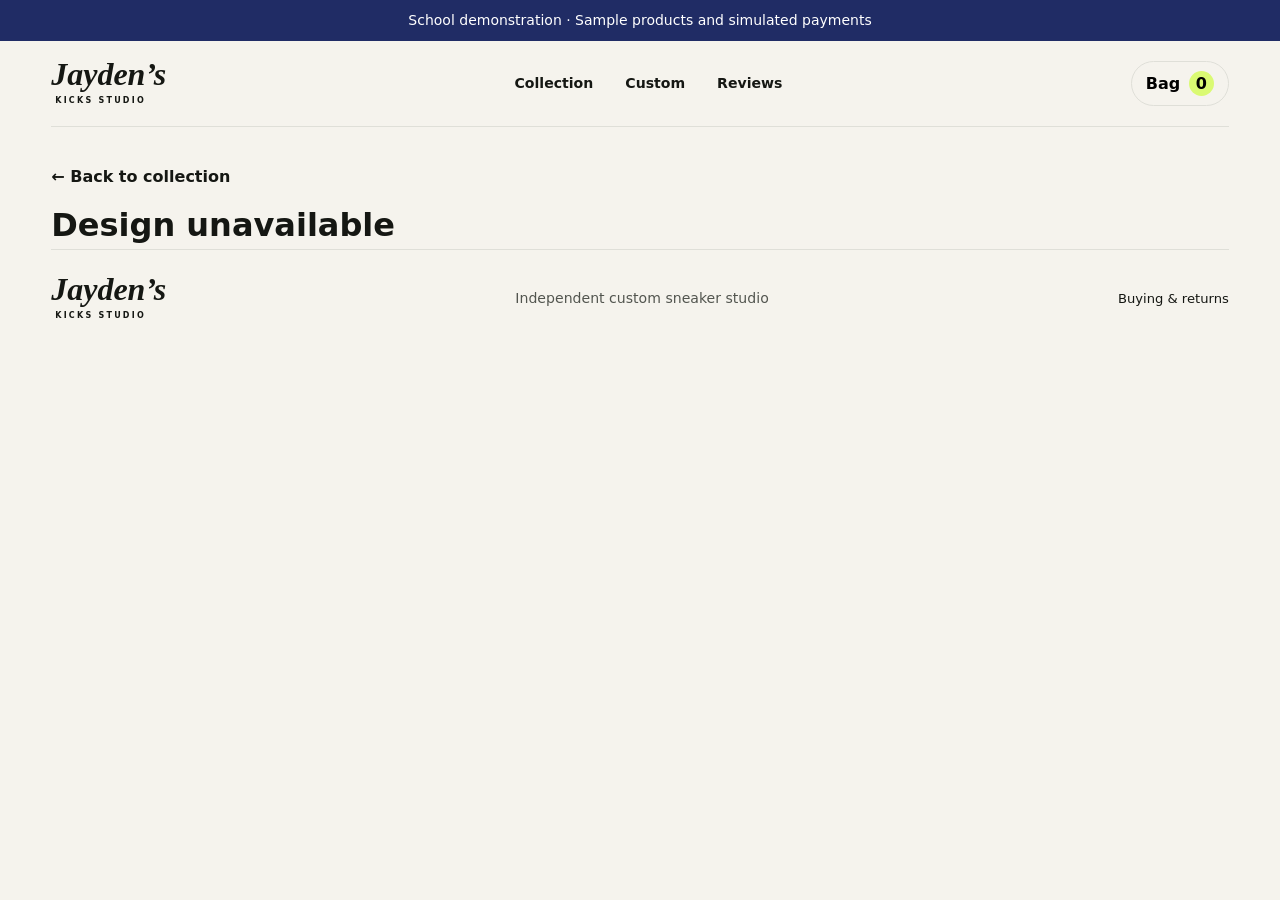
<file: product.html>
<!doctype html>
<html lang="en">
<head>
<meta charset="utf-8">
<meta name="viewport" content="width=device-width, initial-scale=1">
<meta name="theme-color" content="#f8f7f3">
<meta name="description" content="Explore Jayden’s custom sneaker designs, choose your size, and build an order request.">
<title>Jayden’s Kicks — Wear Something Different</title>
<link rel="stylesheet" href="style.css">
<script src="demo-api.js" defer></script><script src="script.js" defer></script><script src="upgrade.js" defer></script>
</head>
<body id="top"><p class="demo-banner">School demonstration · Sample products and simulated payments</p>
<header class="shell"><a class="logo" href="#top">Jayden’s<span>KICKS STUDIO</span></a><nav aria-label="Main"><a href="#collection">Collection</a><a href="#process">How it works</a></nav><button class="bag" data-bag>Bag <span id="count">0</span></button></header>
<main class="shell"></main>
<footer class="shell"><a class="logo" href="#top">Jayden’s<span>KICKS STUDIO</span></a><p>Independent custom sneaker studio</p><a href="terms.html">Buying &amp; returns</a></footer>
<dialog id="custom" aria-labelledby="design-title"><div class="dialog-head"><p class="tag">CUSTOMIZE YOUR PAIR</p><button type="button" data-close aria-label="Close">×</button></div><h2 id="design-title"></h2><p id="design-info"></p><form id="custom-form"><label>Size (US men’s)<select name="size" required><option value="">Choose your size</option></select></label><label>Color<select name="color"></select></label><label>Customization notes <small>(optional)</small><textarea name="notes" maxlength="300" rows="3" placeholder="Tell Jayden what you have in mind"></textarea></label><button class="button">Add to bag <span id="design-price"></span></button></form></dialog>
<dialog id="checkout" aria-labelledby="bag-title"><div class="dialog-head"><p class="tag">ORDER REQUEST</p><button type="button" data-close aria-label="Close">×</button></div><h2 id="bag-title">Your bag<span>.</span></h2><div id="items"></div><form id="order-form"><div class="subtotal"><b>Estimated subtotal</b><strong id="total"></strong></div><p class="fine">Final pricing, shipping, and availability are subject to confirmation.</p><fieldset><legend>Demo shipping details</legend><p class="fine">Use fictional details for this school demonstration.</p>
<label>Name<input name="name" required maxlength="150" placeholder="Alex Example"></label>
<label>Email<input name="email" type="email" required maxlength="150" placeholder="alex@example.com"></label>
<label>Street address<input name="address" required maxlength="150" placeholder="123 Example Street"></label>
<div class="fields"><label>City<input name="city" required maxlength="150"></label><label>Postal code<input name="postal" required maxlength="150"></label></div>
<label>Country<input name="country" required maxlength="150"></label></fieldset>
<fieldset><legend>Demo payment</legend><p>Sample card •••• 4242</p><p class="fine">Simulated card payment. No real card details needed.</p></fieldset>
<p class="notice">School demonstration. Orders are saved for testing and no payment is charged. Shipping and tax are not calculated.</p>
<p class="fine">Read our <a href="terms.html" target="_blank" rel="noopener">purchase and returns information (opens a new tab)</a> before continuing.</p><button class="button" type="submit">Place demo order</button><p id="order-status" role="status"></p></form></dialog>
<p class="toast" id="toast" role="status" hidden></p>
</body>
</html>
</file>
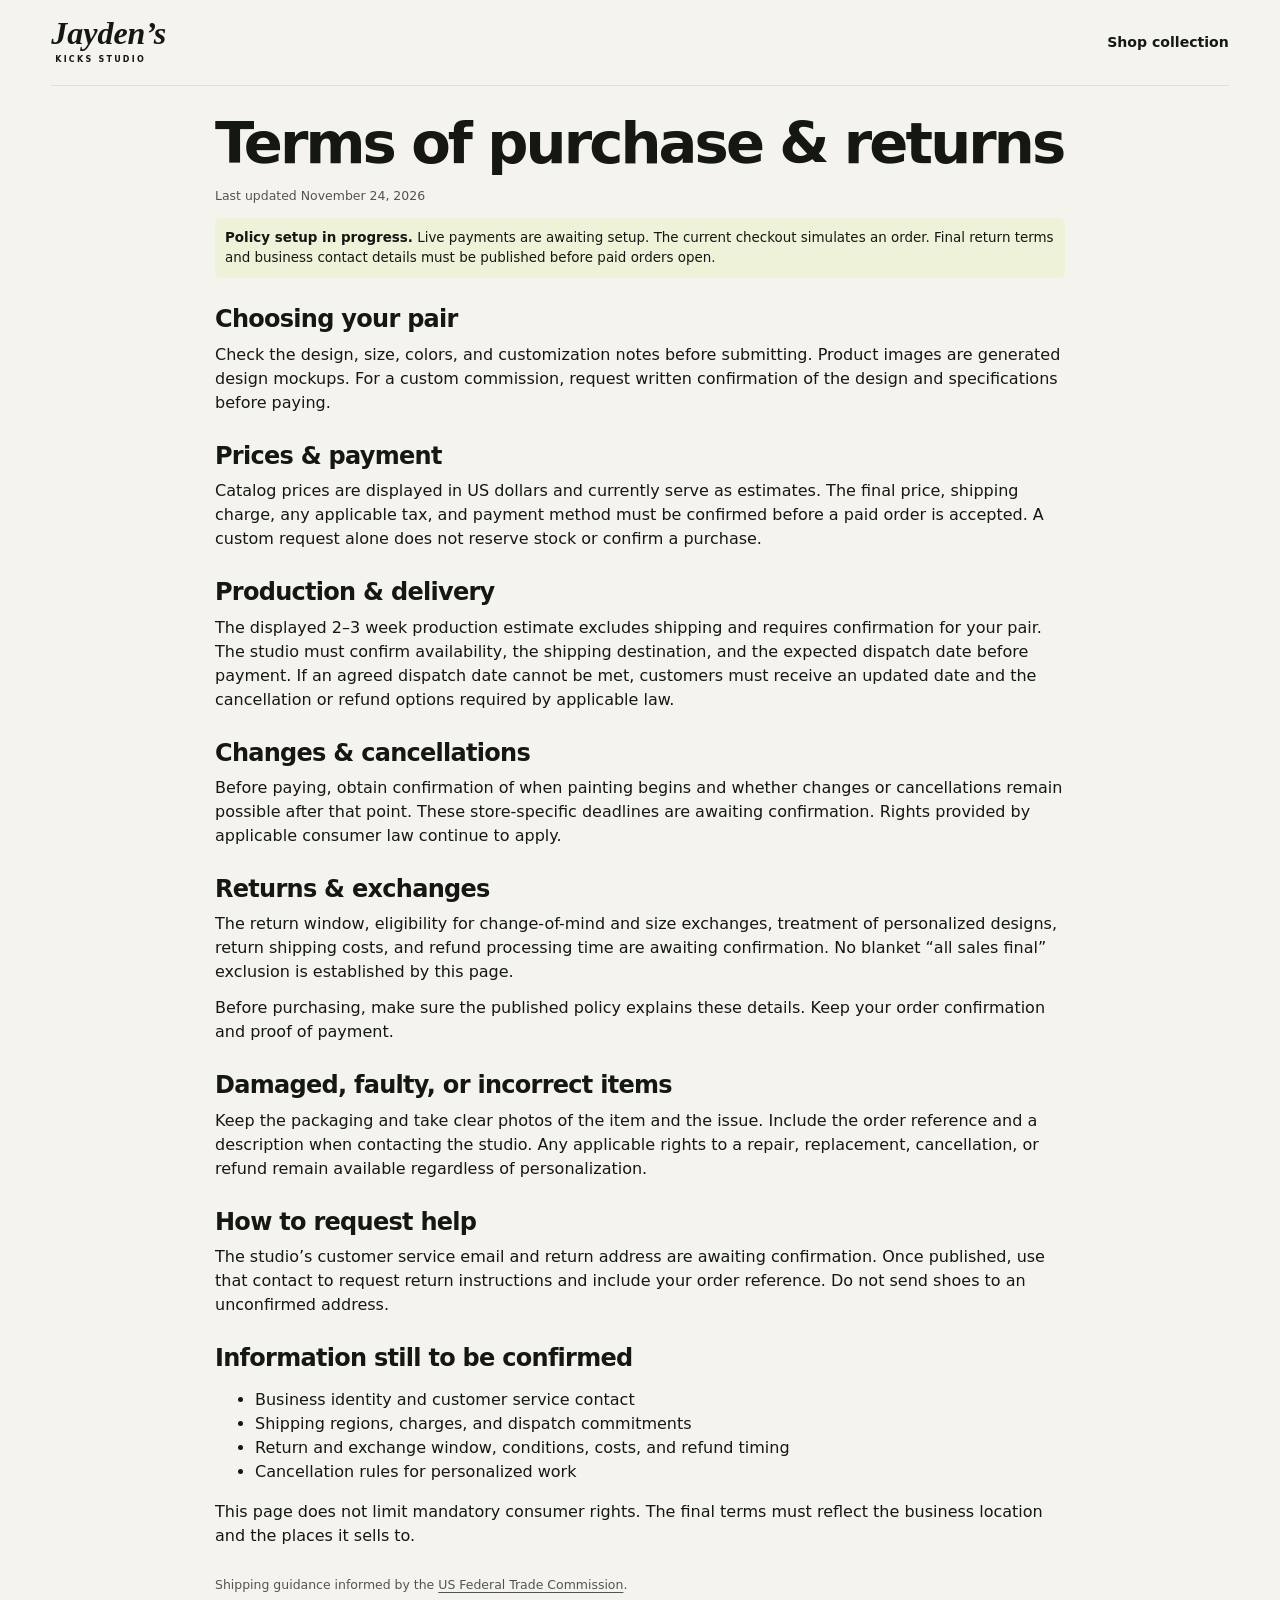
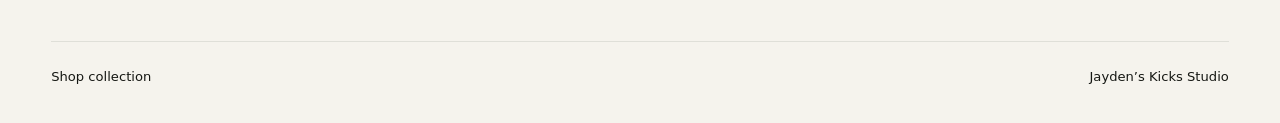
<file: terms.html>
<!doctype html>
<html lang="en">
<head>
<meta charset="utf-8">
<meta name="viewport" content="width=device-width, initial-scale=1">
<meta name="description" content="Purchase information and returns policy status for Jayden’s Kicks.">
<title>Buying & Returns | Jayden’s Kicks</title>
<link rel="stylesheet" href="style.css">
</head>
<body>
<header class="shell"><a class="logo" href="index.html">Jayden’s<span>KICKS STUDIO</span></a><nav aria-label="Main"><a href="index.html">Shop collection</a></nav></header>
<main class="shell policy">
<h1>Terms of purchase & returns</h1>
<p class="fine">Last updated November 24, 2026</p>
<p class="notice"><strong>Policy setup in progress.</strong> Live payments are awaiting setup. The current checkout simulates an order. Final return terms and business contact details must be published before paid orders open.</p>
<section><h2>Choosing your pair</h2><p>Check the design, size, colors, and customization notes before submitting. Product images are generated design mockups. For a custom commission, request written confirmation of the design and specifications before paying.</p></section>
<section><h2>Prices & payment</h2><p>Catalog prices are displayed in US dollars and currently serve as estimates. The final price, shipping charge, any applicable tax, and payment method must be confirmed before a paid order is accepted. A custom request alone does not reserve stock or confirm a purchase.</p></section>
<section><h2>Production & delivery</h2><p>The displayed 2–3 week production estimate excludes shipping and requires confirmation for your pair. The studio must confirm availability, the shipping destination, and the expected dispatch date before payment. If an agreed dispatch date cannot be met, customers must receive an updated date and the cancellation or refund options required by applicable law.</p></section>
<section><h2>Changes & cancellations</h2><p>Before paying, obtain confirmation of when painting begins and whether changes or cancellations remain possible after that point. These store-specific deadlines are awaiting confirmation. Rights provided by applicable consumer law continue to apply.</p></section>
<section><h2>Returns & exchanges</h2><p>The return window, eligibility for change-of-mind and size exchanges, treatment of personalized designs, return shipping costs, and refund processing time are awaiting confirmation. No blanket “all sales final” exclusion is established by this page.</p><p>Before purchasing, make sure the published policy explains these details. Keep your order confirmation and proof of payment.</p></section>
<section><h2>Damaged, faulty, or incorrect items</h2><p>Keep the packaging and take clear photos of the item and the issue. Include the order reference and a description when contacting the studio. Any applicable rights to a repair, replacement, cancellation, or refund remain available regardless of personalization.</p></section>
<section><h2>How to request help</h2><p>The studio’s customer service email and return address are awaiting confirmation. Once published, use that contact to request return instructions and include your order reference. Do not send shoes to an unconfirmed address.</p></section>
<section><h2>Information still to be confirmed</h2><ul><li>Business identity and customer service contact</li><li>Shipping regions, charges, and dispatch commitments</li><li>Return and exchange window, conditions, costs, and refund timing</li><li>Cancellation rules for personalized work</li></ul><p>This page does not limit mandatory consumer rights. The final terms must reflect the business location and the places it sells to.</p></section>
<p class="fine">Shipping guidance informed by the <a href="https://www.ftc.gov/business-guidance/resources/selling-internet-prompt-delivery-rules">US Federal Trade Commission</a>.</p>
</main>
<footer class="shell"><a href="index.html">Shop collection</a><span>Jayden’s Kicks Studio</span></footer>
</body>
</html>
</file>
<file: style.css>
:root{--paper:#f8f7f3;--ink:#151713;--muted:#52554f;--blue:#2448e9;--line:#dfdfd8;--lime:#dcfa7a;font:16px/1.5 system-ui,sans-serif;color:var(--ink);background:var(--paper)}*{box-sizing:border-box}body{margin:0}a{color:inherit;text-decoration:none}button,select,textarea{font:inherit}button{cursor:pointer}button:focus-visible,a:focus-visible,select:focus-visible,textarea:focus-visible{outline:3px solid #6b44fa;outline-offset:4px}h1,h2,h3,p{margin:0}.shell{width:min(1320px,92vw);margin-inline:auto}header,footer{display:flex;align-items:center;justify-content:space-between;gap:18px}header{height:86px;border-bottom:1px solid var(--line);margin-bottom:26px!important}nav{display:flex;gap:32px;font-size:.88rem;font-weight:700}.logo{font:bold italic 32px/.88 Georgia,serif;white-space:nowrap}.logo span{display:block;font:800 8px/1.5 system-ui;letter-spacing:.28em;margin:7px 0 0 4px}.bag,.dialog-head button,.card-end button{background:transparent;border:1px solid var(--line);border-radius:100px;padding:9px 14px;font-weight:750}.bag span{display:inline-grid;place-items:center;background:var(--lime);width:25px;height:25px;border-radius:50%;margin-left:3px}.hero{display:grid;grid-template-columns: .92fr 1.08fr;min-height:460px;border:1px solid var(--line);border-radius:20px;overflow:hidden;background:#eeeee7}.intro{padding:clamp(25px,4.4vw,72px);align-self:center}.tag{font-size:.66rem;font-weight:850;letter-spacing:.15em}.tag i{display:inline-block;width:8px;height:8px;background:var(--blue);border-radius:50%;margin-right:5px}.hero h1{font-weight:900;font-size:clamp(3rem,5.9vw,6.4rem);letter-spacing:-.085em;line-height:.94;margin:22px 0}.hero em{font-family:Georgia,cursive;color:var(--blue);display:block;letter-spacing:-.09em}.lead{color:var(--muted);max-width:310px;margin-bottom:25px}.button{display:inline-flex;justify-content:space-between;align-items:center;gap:25px;padding:12px 18px;min-height:49px;background:var(--ink);color:white;border:0;border-radius:9px;font-size:.89rem;font-weight:750}.button:hover{background:var(--blue)}.button span{color:var(--lime)}.art{background-image:url(sneakers.png);background-size:200% 200%;background-repeat:no-repeat}.feature{position:relative;background-color:#284ed5;min-height:340px;background-position:0 0;color:white}.feature-label,.feature-caption,.product span{position:absolute;font-weight:800;letter-spacing:.09em;font-size:.66rem;border-radius:30px;padding:6px 10px}.feature-label,.product span{top:17px;left:17px;background:var(--lime);color:var(--ink)}.feature-caption{bottom:16px;right:16px;background:#171a39;color:white}.strip{display:flex;justify-content:space-around;gap:12px;margin:16px 0 54px;background:var(--lime);padding:10px;border-radius:8px;font-size:.67rem;font-weight:850;letter-spacing:.12em;text-align:center}.section-head{display:flex;align-items:end;justify-content:space-between;gap:14px;margin-bottom:20px}.section-head>p,.fine,.card-body p,.process li p,footer p{color:var(--muted);font-size:.88rem}.section-head>p{text-align:right}h2{font-size:clamp(2.25rem,4.4vw,4.3rem);font-weight:900;letter-spacing:-.075em;line-height:1.1;margin-top:8px}h2 span{color:var(--blue)}.grid,.process ol{display:grid;grid-template-columns:repeat(3,minmax(0,1fr));gap:16px}article{border:1px solid var(--line);border-radius:14px;overflow:hidden;background:#fff}.product{display:block;width:100%;border:0;aspect-ratio:1.5;position:relative;transition:filter .2s}.product:hover{filter:saturate(1.25) brightness(1.04)}.koi{background-color:#cedcf0;background-position:100% 0}.galaxy{background-color:#d8cce9;background-position:0 100%}.flame{background-color:#cde8e9;background-position:100% 100%}.product span{background:var(--paper)}.card-body{padding:16px}.card-title,.card-end,.subtotal,.dialog-head,.item{display:flex;align-items:center;justify-content:space-between;gap:8px}.card-title h3{font-size:clamp(1rem,1.6vw,1.35rem);letter-spacing:-.04em}.card-body p{margin:5px 0 14px}.card-end{border-top:1px solid var(--line);padding-top:12px;font-size:.78rem;font-weight:700}.card-end button{font-size:1.1rem;padding:0;width:42px;height:42px}.card-end button:hover{background:var(--lime)}.fine{margin:12px 0;font-size:.78rem}.process{margin:62px 0 32px;background:#eeeee7;border-radius:16px;padding:clamp(22px,4vw,50px)}.process ol{list-style:none;padding:0;margin:22px 0 0}.process li{border-top:1px solid #cdcec6;padding-top:10px}footer{border-top:1px solid var(--line);padding:25px 0 36px;font-size:.82rem}dialog{width:min(490px,92vw);max-height:90dvh;border:1px solid var(--line);border-radius:17px;padding:22px;background:var(--paper);color:var(--ink)}dialog::backdrop{background:#111927a8}dialog h2{font-size:2.3rem;margin-bottom:10px}.dialog-head button{font-size:1.35rem;padding:1px 11px}form,label{display:grid;gap:8px}form{margin-top:14px;gap:14px}label{font-size:.9rem;font-weight:700}textarea,select{padding:10px;background:white;border:1px solid #a9aba3;border-radius:6px;width:100%;color:var(--ink)}.notice{background:#edf2d9;padding:10px;border-radius:6px;font-size:.84rem}.item{padding:10px 0;border-bottom:1px solid var(--line);overflow-wrap:anywhere}.item small{display:block}.item button{background:none;border:0;text-decoration:underline}.toast{position:fixed;z-index:1;bottom:20px;right:4vw;background:var(--ink);color:white;border-radius:8px;padding:12px 16px} [hidden]{display:none!important}@media(max-width:740px){header{height:68px;margin-bottom:14px!important}nav{gap:10px;font-size:.78rem}nav a:last-child{display:none}.hero{grid-template-columns:1fr}.feature{min-height:0;aspect-ratio:1.5}.strip{margin-bottom:36px;font-size:.56rem;letter-spacing:.035em}.section-head{align-items:start;flex-direction:column}.section-head>p{text-align:left}.grid,.process ol{grid-template-columns:1fr}.process{margin-top:34px}footer p{display:none}}@media(prefers-reduced-motion:reduce){*{transition:none!important}}


/* Storefront and product pages */
:root{--paper:#f5f3ed;--blue:#2144da;--lime:#dafa73}
nav a:hover,.back:hover{color:var(--blue)}
.hero{background:#eae8df;border-radius:24px}
.hero .button{background:var(--blue)}
.hero .button:hover{background:var(--ink)}
.feature{aspect-ratio:1.5;align-self:stretch}
.product-link{display:block;height:100%}
.product-link:hover .product{filter:saturate(1.12)}
.card-title{align-items:baseline}
.stock{display:inline-block;width:fit-content;background:#e8edda;color:#334225;padding:4px 9px;border-radius:20px;font-weight:750;font-size:.75rem}
.jade,.sunset,.storm{background-image:url(studio-pairs.png);background-size:300% 100%}
.jade{background-position:left center;background-color:#aab49b}
.sunset{background-position:center;background-color:#edb49a}
.storm{background-position:right center;background-color:#abb4bf}
.studio-panel,.detail{display:grid;grid-template-columns:1fr 1fr;gap:clamp(20px,5vw,70px);margin:30px 0;padding:clamp(18px,4vw,48px);border-radius:22px;background:#fff;border:1px solid var(--line)}
.studio-panel h2{margin-bottom:12px}
.studio-panel form{margin:0}
.fields{display:grid;grid-template-columns:1fr 1fr;gap:12px}
input{width:100%;min-width:0;padding:10px;border:1px solid #a9aba3;border-radius:6px;font:inherit}
input:focus-visible{outline:3px solid var(--blue);outline-offset:2px}
.back{display:inline-block;padding:12px 0;font-weight:750}
.detail{align-items:center;margin-top:5px;padding:0;overflow:hidden;gap:0}
.detail .product{aspect-ratio:1.5}
.detail-copy{padding:clamp(18px,4vw,45px)}
.detail h1{font-size:clamp(2rem,5vw,4.5rem);line-height:1;letter-spacing:-.07em;margin:8px 0}
.price{font-size:1.4rem;font-weight:800;margin-bottom:10px}
dt{font-weight:800}
dd{margin:0 0 9px;color:var(--muted)}
.review-section{margin:25px 0}
#review-list{margin-top:12px;overflow-wrap:anywhere}
#review-list article{padding:12px;margin:10px 0;background:var(--paper)}
@media(max-width:740px){
  header{height:auto;min-height:68px;flex-wrap:wrap;gap:5px;padding:10px 0}
  header nav{order:3;width:100%;justify-content:space-between}
  nav a,nav a:last-child{display:inline-flex;align-items:center;min-height:44px}
  .feature{grid-row:1}
  .intro{padding:23px}
  .hero h1{font-size:clamp(2.65rem,10vw,4.7rem)}
  .feature-label{top:9px;left:9px}
  .studio-panel,.detail{grid-template-columns:1fr}
  .card-end{flex-wrap:wrap}
}
@media(max-width:385px){.fields{grid-template-columns:1fr}}

/* Keep each photo at the native proportions of its contact-sheet tile. */
.hero{min-height:0;align-items:center}
.feature{align-self:center;width:100%;aspect-ratio:3 / 2;min-height:0}
.product,.detail .product{aspect-ratio:3 / 2}
.jade,.sunset,.storm{background-size:300% auto}
.card-title strong{white-space:nowrap}
.card-body,.detail-copy,.studio-panel>*,.intro{min-width:0}
.fields{grid-template-columns:repeat(2,minmax(0,1fr))}
input,select,textarea{min-height:44px}
@media(max-width:740px){
  .shell{width:calc(100% - 28px)}
  .hero{grid-template-columns:minmax(0,1fr)}
  .feature{align-self:start}
  header nav a{justify-content:center;padding-inline:8px}
  input,select,textarea{font-size:16px}
  .studio-panel .button,.detail-copy .button{width:100%}
  dialog{max-height:calc(100dvh - 24px)}
}
@media(max-width:480px){
  .fields{grid-template-columns:minmax(0,1fr)}
  .card-body{padding:14px}
}

.trust-info{display:grid;grid-template-columns:repeat(2,minmax(0,1fr));gap:20px;padding:22px 0;margin-bottom:24px;border-bottom:1px solid var(--line)}
.trust-info strong{font-size:1rem}
.trust-info p{font-size:1rem;color:var(--muted);margin-top:6px}
@media(max-width:600px){.trust-info{grid-template-columns:1fr}}
.demo-banner{margin:0;padding:10px 16px;background:#202c65;color:white;text-align:center;font-size:.875rem}
fieldset{border:1px solid var(--line);border-radius:8px;display:grid;gap:12px;padding:14px;min-width:0}
legend{font-weight:750}
button:disabled{opacity:.65;cursor:wait}

.policy{max-width:850px;padding-bottom:35px}
.policy h1{font-size:clamp(2rem,6vw,3.6rem);line-height:1.1;letter-spacing:-.05em}
.policy section{margin:28px 0}
.policy h2{font-size:1.5rem;letter-spacing:-.03em;margin-bottom:10px}
.policy p+p{margin-top:12px}
.policy a,.fine a{text-decoration:underline;text-underline-offset:3px}
footer{flex-wrap:wrap}
</file>
